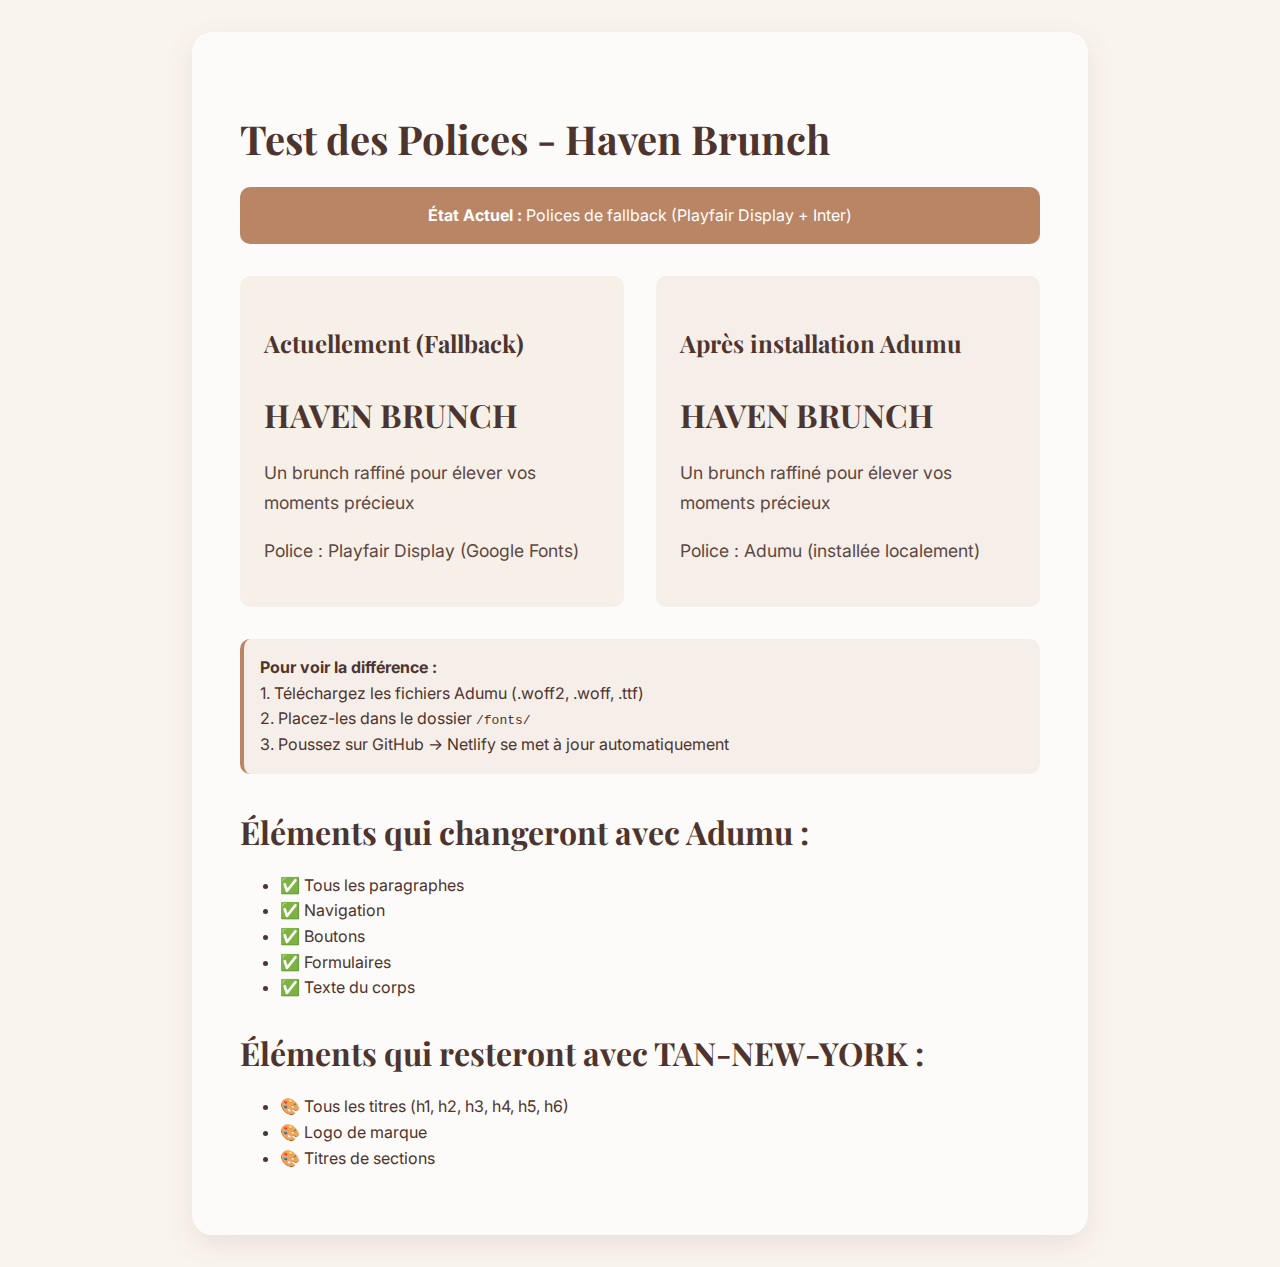
<file: font-test.html>
<!DOCTYPE html>
<html lang="fr">
<head>
    <meta charset="UTF-8">
    <meta name="viewport" content="width=device-width, initial-scale=1.0">
    <title>Test Police - Haven Brunch</title>
    <link href="https://fonts.googleapis.com/css2?family=Playfair+Display:wght@400;500;600;700&family=Inter:wght@300;400;500;600&display=swap" rel="stylesheet">
    <style>
        body {
            font-family: 'Inter', sans-serif;
            line-height: 1.6;
            color: #4E342E;
            background-color: #FAF4EF;
            margin: 0;
            padding: 2rem;
        }
        
        .container {
            max-width: 800px;
            margin: 0 auto;
            background: #FDFBF9;
            padding: 3rem;
            border-radius: 20px;
            box-shadow: 0 10px 30px rgba(78, 52, 46, 0.1);
        }
        
        .comparison {
            display: grid;
            grid-template-columns: 1fr 1fr;
            gap: 2rem;
            margin: 2rem 0;
        }
        
        .current {
            background: rgba(232, 216, 195, 0.3);
            padding: 1.5rem;
            border-radius: 10px;
        }
        
        .future {
            background: rgba(185, 133, 101, 0.1);
            padding: 1.5rem;
            border-radius: 10px;
        }
        
        h1, h2, h3 {
            font-family: 'Playfair Display', serif;
            color: #4E342E;
            margin-bottom: 1rem;
        }
        
        h1 {
            font-size: 2.5rem;
        }
        
        h2 {
            font-size: 2rem;
        }
        
        h3 {
            font-size: 1.5rem;
        }
        
        p {
            font-size: 1.1rem;
            line-height: 1.7;
            color: #4E342E;
            opacity: 0.9;
        }
        
        .status {
            background: #B98565;
            color: white;
            padding: 1rem;
            border-radius: 10px;
            margin: 1rem 0;
            text-align: center;
        }
        
        .note {
            background: rgba(185, 133, 101, 0.1);
            padding: 1rem;
            border-radius: 10px;
            border-left: 4px solid #B98565;
            margin: 2rem 0;
        }
    </style>
</head>
<body>
    <div class="container">
        <h1>Test des Polices - Haven Brunch</h1>
        
        <div class="status">
            <strong>État Actuel :</strong> Polices de fallback (Playfair Display + Inter)
        </div>
        
        <div class="comparison">
            <div class="current">
                <h3>Actuellement (Fallback)</h3>
                <h2>HAVEN BRUNCH</h2>
                <p>Un brunch raffiné pour élever vos moments précieux</p>
                <p>Police : Playfair Display (Google Fonts)</p>
            </div>
            
            <div class="future">
                <h3>Après installation Adumu</h3>
                <h2>HAVEN BRUNCH</h2>
                <p>Un brunch raffiné pour élever vos moments précieux</p>
                <p>Police : Adumu (installée localement)</p>
            </div>
        </div>
        
        <div class="note">
            <strong>Pour voir la différence :</strong><br>
            1. Téléchargez les fichiers Adumu (.woff2, .woff, .ttf)<br>
            2. Placez-les dans le dossier <code>/fonts/</code><br>
            3. Poussez sur GitHub → Netlify se met à jour automatiquement
        </div>
        
        <h2>Éléments qui changeront avec Adumu :</h2>
        <ul>
            <li>✅ Tous les paragraphes</li>
            <li>✅ Navigation</li>
            <li>✅ Boutons</li>
            <li>✅ Formulaires</li>
            <li>✅ Texte du corps</li>
        </ul>
        
        <h2>Éléments qui resteront avec TAN-NEW-YORK :</h2>
        <ul>
            <li>🎨 Tous les titres (h1, h2, h3, h4, h5, h6)</li>
            <li>🎨 Logo de marque</li>
            <li>🎨 Titres de sections</li>
        </ul>
    </div>
</body>
</html>
</file>
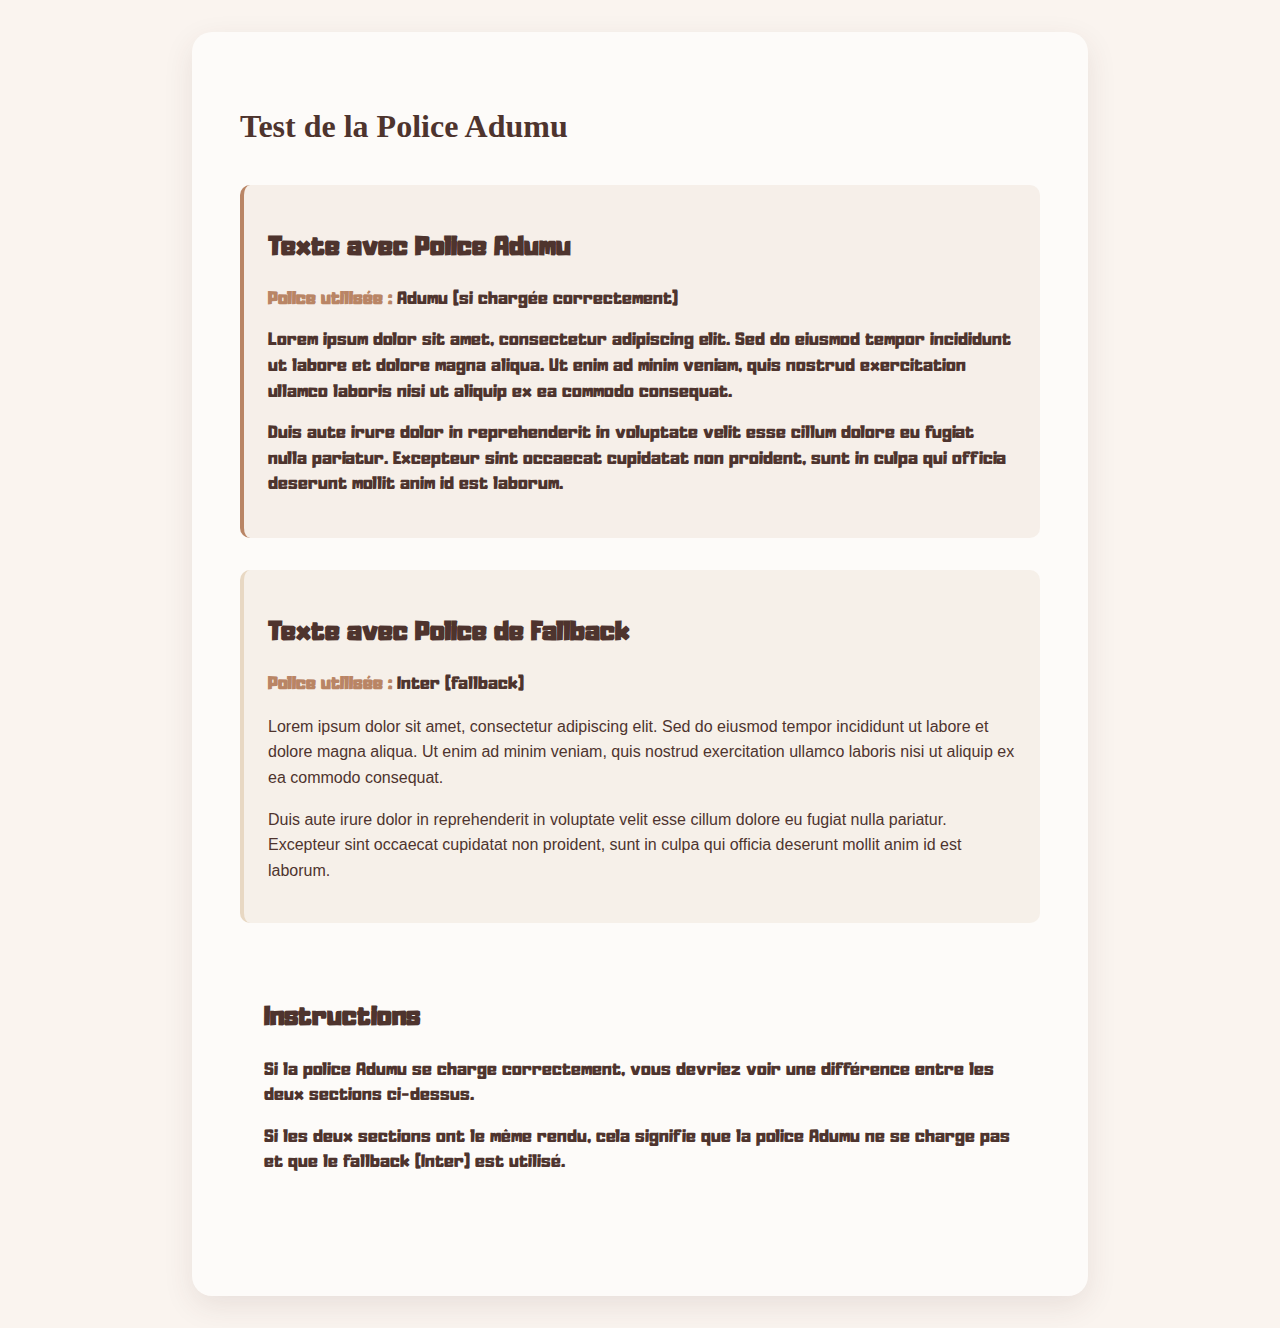
<file: test-adumu.html>
<!DOCTYPE html>
<html lang="fr">
<head>
    <meta charset="UTF-8">
    <meta name="viewport" content="width=device-width, initial-scale=1.0">
    <title>Test Adumu Font</title>
    <style>
        /* Test de la police Adumu */
        @font-face {
            font-family: 'Adumu';
            src: url('fonts/Adumu.ttf') format('truetype');
            font-weight: 400;
            font-style: normal;
            font-display: swap;
        }
        
        body {
            font-family: 'Adumu', 'Inter', sans-serif;
            line-height: 1.6;
            color: #4E342E;
            background-color: #FAF4EF;
            margin: 0;
            padding: 2rem;
        }
        
        .container {
            max-width: 800px;
            margin: 0 auto;
            background: #FDFBF9;
            padding: 3rem;
            border-radius: 20px;
            box-shadow: 0 10px 30px rgba(78, 52, 46, 0.1);
        }
        
        .test-section {
            margin: 2rem 0;
            padding: 1.5rem;
            border-radius: 10px;
        }
        
        .adumu-test {
            background: rgba(185, 133, 101, 0.1);
            border-left: 4px solid #B98565;
        }
        
        .fallback-test {
            background: rgba(232, 216, 195, 0.3);
            border-left: 4px solid #E8D8C3;
        }
        
        h1 {
            font-family: 'Playfair Display', serif;
            color: #4E342E;
            margin-bottom: 1rem;
        }
        
        .font-name {
            font-weight: bold;
            color: #B98565;
        }
    </style>
</head>
<body>
    <div class="container">
        <h1>Test de la Police Adumu</h1>
        
        <div class="test-section adumu-test">
            <h2>Texte avec Police Adumu</h2>
            <p><span class="font-name">Police utilisée :</span> Adumu (si chargée correctement)</p>
            <p>Lorem ipsum dolor sit amet, consectetur adipiscing elit. Sed do eiusmod tempor incididunt ut labore et dolore magna aliqua. Ut enim ad minim veniam, quis nostrud exercitation ullamco laboris nisi ut aliquip ex ea commodo consequat.</p>
            <p>Duis aute irure dolor in reprehenderit in voluptate velit esse cillum dolore eu fugiat nulla pariatur. Excepteur sint occaecat cupidatat non proident, sunt in culpa qui officia deserunt mollit anim id est laborum.</p>
        </div>
        
        <div class="test-section fallback-test">
            <h2>Texte avec Police de Fallback</h2>
            <p><span class="font-name">Police utilisée :</span> Inter (fallback)</p>
            <p style="font-family: 'Inter', sans-serif;">Lorem ipsum dolor sit amet, consectetur adipiscing elit. Sed do eiusmod tempor incididunt ut labore et dolore magna aliqua. Ut enim ad minim veniam, quis nostrud exercitation ullamco laboris nisi ut aliquip ex ea commodo consequat.</p>
            <p style="font-family: 'Inter', sans-serif;">Duis aute irure dolor in reprehenderit in voluptate velit esse cillum dolore eu fugiat nulla pariatur. Excepteur sint occaecat cupidatat non proident, sunt in culpa qui officia deserunt mollit anim id est laborum.</p>
        </div>
        
        <div class="test-section">
            <h2>Instructions</h2>
            <p>Si la police Adumu se charge correctement, vous devriez voir une différence entre les deux sections ci-dessus.</p>
            <p>Si les deux sections ont le même rendu, cela signifie que la police Adumu ne se charge pas et que le fallback (Inter) est utilisé.</p>
        </div>
    </div>
</body>
</html>
</file>
